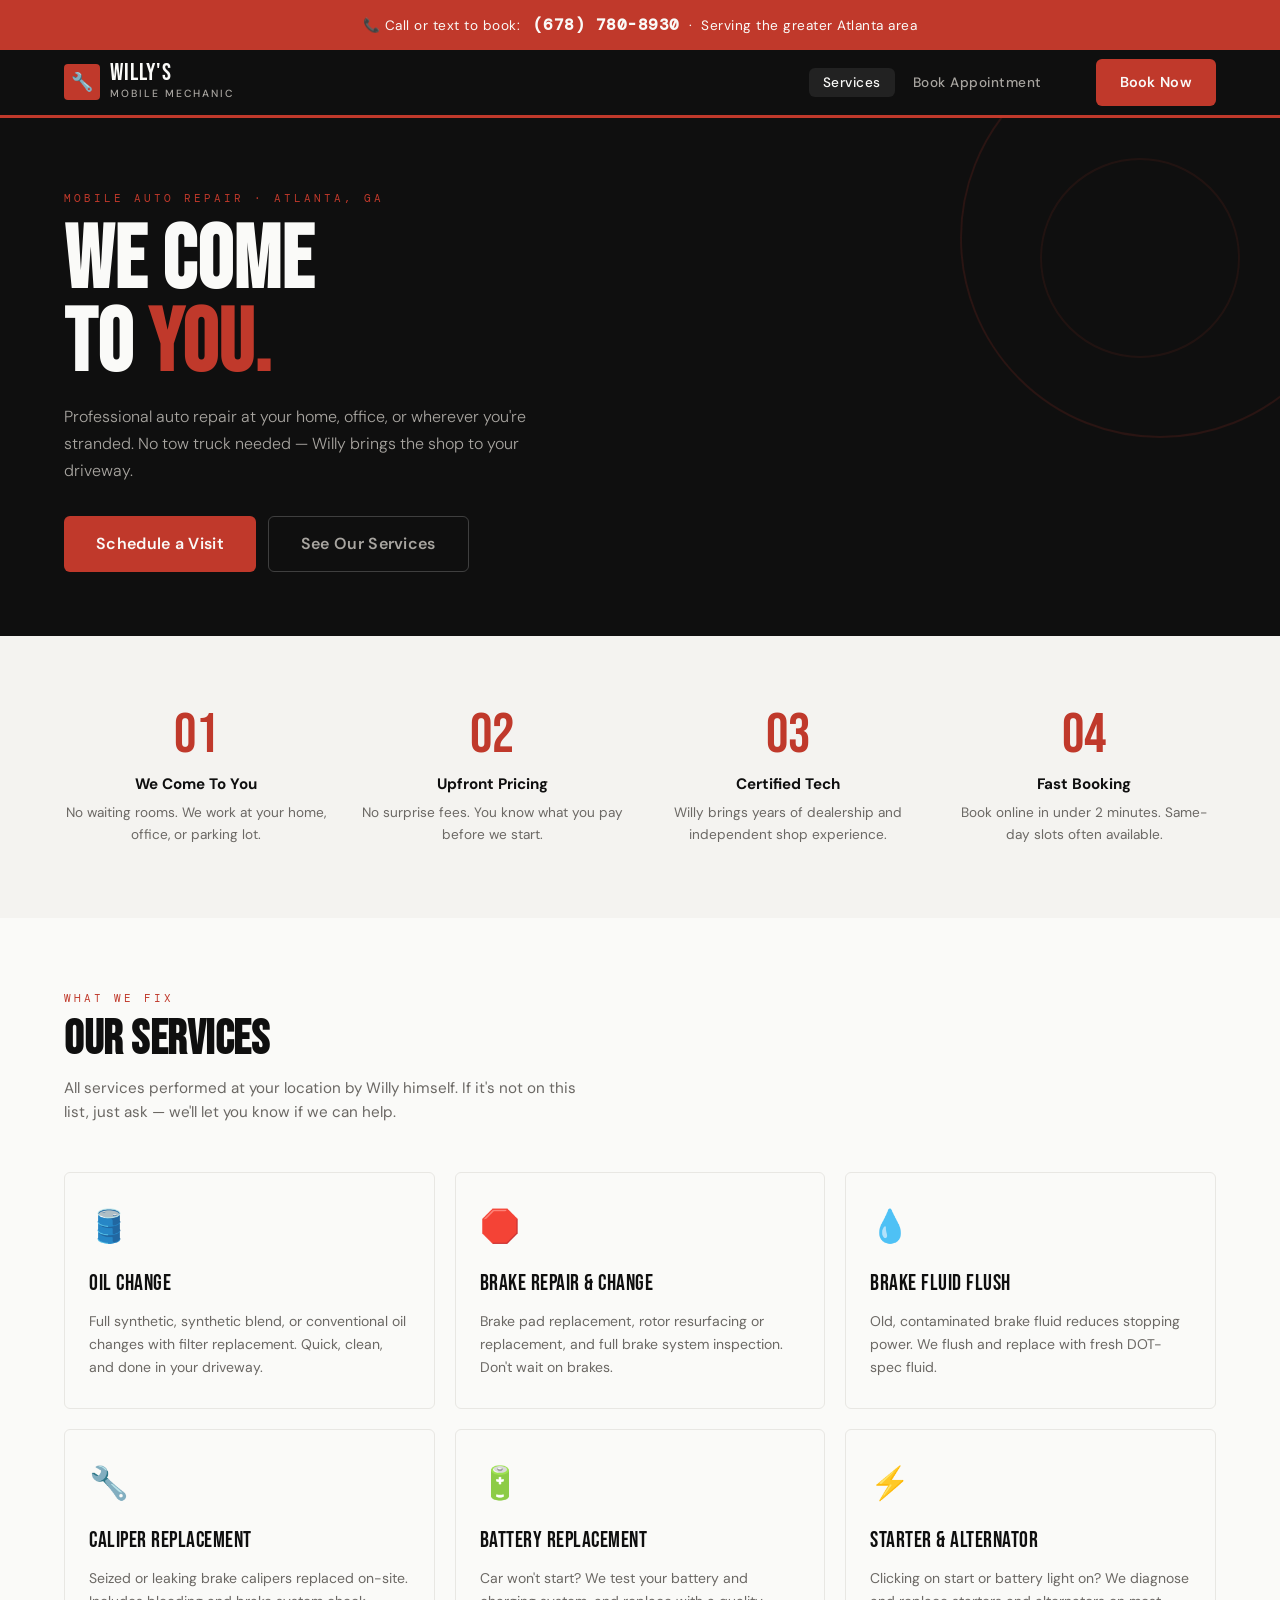
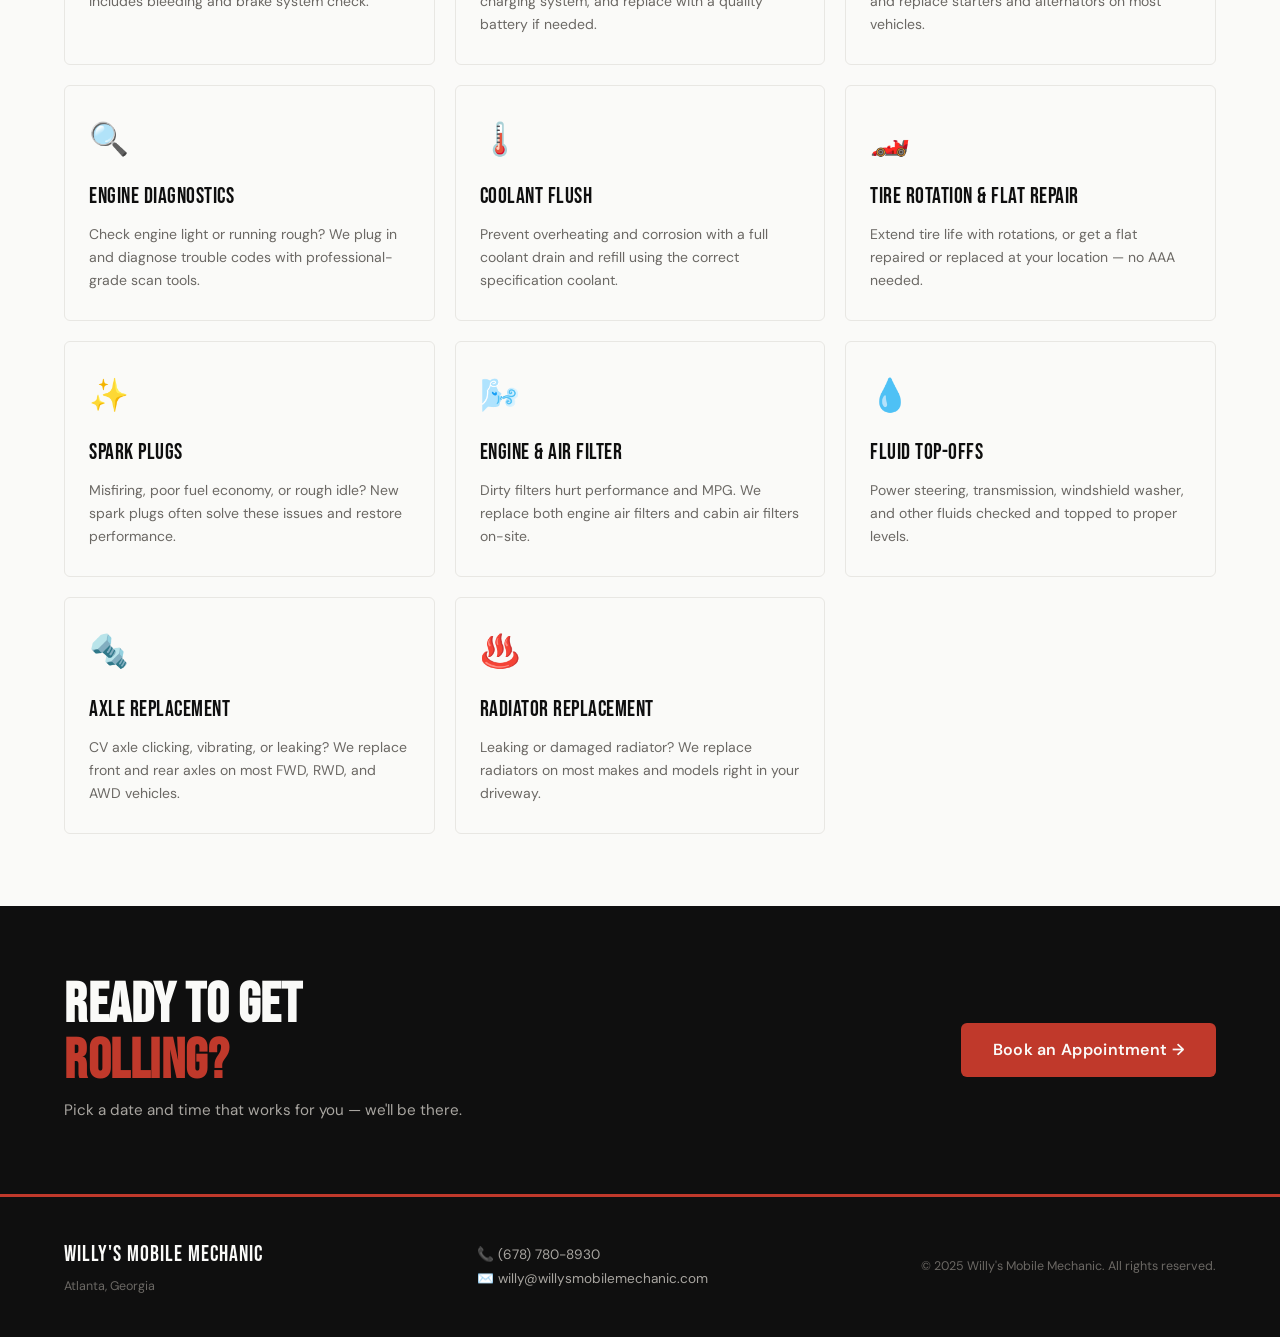
<file: index.html>
<!DOCTYPE html>
<html lang="en">
<head>
  <meta charset="UTF-8" />
  <meta name="viewport" content="width=device-width, initial-scale=1.0" />
  <title>Willy's Mobile Mechanic — We Come To You</title>
  <link rel="stylesheet" href="css/style.css" />
  <style>
    /* ── Services Grid ── */
    .services-grid {
      display: grid;
      grid-template-columns: repeat(auto-fill, minmax(280px, 1fr));
      gap: 20px;
      margin-top: 0;
    }
    .service-card {
      background: var(--white);
      border: 1px solid var(--gray-200);
      border-radius: var(--radius);
      padding: 28px 24px;
      transition: all 0.2s;
      position: relative;
      overflow: hidden;
    }
    .service-card::before {
      content: '';
      position: absolute;
      top: 0; left: 0; right: 0;
      height: 3px;
      background: var(--red);
      transform: scaleX(0);
      transform-origin: left;
      transition: transform 0.3s;
    }
    .service-card:hover {
      box-shadow: var(--shadow-lg);
      border-color: transparent;
      transform: translateY(-2px);
    }
    .service-card:hover::before { transform: scaleX(1); }
    .service-icon {
      font-size: 2rem;
      margin-bottom: 14px;
    }
    .service-name {
      font-family: var(--font-display);
      font-size: 1.4rem;
      letter-spacing: 0.5px;
      margin-bottom: 8px;
    }
    .service-desc {
      color: var(--gray-600);
      font-size: 0.875rem;
      line-height: 1.65;
    }

    /* ── Why Us ── */
    .why-section { background: var(--gray-100); }
    .why-grid {
      display: grid;
      grid-template-columns: repeat(auto-fill, minmax(220px, 1fr));
      gap: 32px;
    }
    .why-item { text-align: center; }
    .why-num {
      font-family: var(--font-display);
      font-size: 3.5rem;
      color: var(--red);
      line-height: 1;
      margin-bottom: 8px;
    }
    .why-title {
      font-weight: 700;
      font-size: 0.95rem;
      margin-bottom: 6px;
    }
    .why-desc { font-size: 0.85rem; color: var(--gray-600); }

    /* ── CTA Banner ── */
    .cta-banner {
      background: var(--black);
      color: var(--white);
      padding: 72px 5vw;
      display: flex;
      align-items: center;
      justify-content: space-between;
      gap: 32px;
      flex-wrap: wrap;
    }
    .cta-banner h2 {
      font-family: var(--font-display);
      font-size: clamp(2rem, 5vw, 3.5rem);
      letter-spacing: 0.5px;
      line-height: 1;
    }
    .cta-banner h2 span { color: var(--red); }
    .cta-banner p {
      color: var(--gray-400);
      font-size: 0.95rem;
      margin-top: 8px;
    }

    /* ── Phone Banner ── */
    .phone-bar {
      background: var(--red);
      color: var(--white);
      text-align: center;
      padding: 12px 5vw;
      font-size: 0.85rem;
      letter-spacing: 0.5px;
    }
    .phone-bar strong {
      font-family: var(--font-mono);
      font-size: 1rem;
      margin-left: 8px;
    }
    .phone-bar a { color: var(--white); text-decoration: underline; }
  </style>
</head>
<body>

  <!-- Phone Bar -->
  <div class="phone-bar">
    📞 Call or text to book: <strong>(678) 780-8930</strong>
    &nbsp;·&nbsp; Serving the greater Atlanta area
  </div>

  <!-- Nav -->
  <nav>
    <div class="nav-logo">
      <div class="nav-logo-icon">🔧</div>
      <div>
        <div class="nav-logo-text">WILLY'S</div>
        <span class="nav-logo-sub">Mobile Mechanic</span>
      </div>
    </div>
    <ul class="nav-links">
      <li><a href="index.html" class="active">Services</a></li>
      <li><a href="pages/book.html">Book Appointment</a></li>
    </ul>
    <a href="pages/book.html" class="btn btn-primary" style="margin-left:8px">Book Now</a>
  </nav>

  <!-- Hero -->
  <div class="hero-stripe">
    <div class="hero-label">Mobile Auto Repair · Atlanta, GA</div>
    <h1 class="hero-title">WE COME<br>TO <span>YOU.</span></h1>
    <p class="hero-sub">Professional auto repair at your home, office, or wherever you're stranded. No tow truck needed — Willy brings the shop to your driveway.</p>
    <div style="display:flex; gap:12px; margin-top:32px; flex-wrap:wrap;">
      <a href="pages/book.html" class="btn btn-primary btn-lg">Schedule a Visit</a>
      <a href="#services" class="btn btn-outline btn-lg" style="color:var(--gray-400); border-color:rgba(255,255,255,0.2);">See Our Services</a>
    </div>
  </div>

  <!-- Why Us -->
  <section class="why-section">
    <div class="why-grid">
      <div class="why-item">
        <div class="why-num">01</div>
        <div class="why-title">We Come To You</div>
        <p class="why-desc">No waiting rooms. We work at your home, office, or parking lot.</p>
      </div>
      <div class="why-item">
        <div class="why-num">02</div>
        <div class="why-title">Upfront Pricing</div>
        <p class="why-desc">No surprise fees. You know what you pay before we start.</p>
      </div>
      <div class="why-item">
        <div class="why-num">03</div>
        <div class="why-title">Certified Tech</div>
        <p class="why-desc">Willy brings years of dealership and independent shop experience.</p>
      </div>
      <div class="why-item">
        <div class="why-num">04</div>
        <div class="why-title">Fast Booking</div>
        <p class="why-desc">Book online in under 2 minutes. Same-day slots often available.</p>
      </div>
    </div>
  </section>

  <!-- Services -->
  <section id="services">
    <div class="section-label">What We Fix</div>
    <h2 class="section-title">Our Services</h2>
    <p class="section-sub">All services performed at your location by Willy himself. If it's not on this list, just ask — we'll let you know if we can help.</p>

    <div class="services-grid">

      <div class="service-card">
        <div class="service-icon">🛢️</div>
        <div class="service-name">Oil Change</div>
        <p class="service-desc">Full synthetic, synthetic blend, or conventional oil changes with filter replacement. Quick, clean, and done in your driveway.</p>
      </div>

      <div class="service-card">
        <div class="service-icon">🛑</div>
        <div class="service-name">Brake Repair &amp; Change</div>
        <p class="service-desc">Brake pad replacement, rotor resurfacing or replacement, and full brake system inspection. Don't wait on brakes.</p>
      </div>

      <div class="service-card">
        <div class="service-icon">💧</div>
        <div class="service-name">Brake Fluid Flush</div>
        <p class="service-desc">Old, contaminated brake fluid reduces stopping power. We flush and replace with fresh DOT-spec fluid.</p>
      </div>

      <div class="service-card">
        <div class="service-icon">🔧</div>
        <div class="service-name">Caliper Replacement</div>
        <p class="service-desc">Seized or leaking brake calipers replaced on-site. Includes bleeding and brake system check.</p>
      </div>

      <div class="service-card">
        <div class="service-icon">🔋</div>
        <div class="service-name">Battery Replacement</div>
        <p class="service-desc">Car won't start? We test your battery and charging system, and replace with a quality battery if needed.</p>
      </div>

      <div class="service-card">
        <div class="service-icon">⚡</div>
        <div class="service-name">Starter &amp; Alternator</div>
        <p class="service-desc">Clicking on start or battery light on? We diagnose and replace starters and alternators on most vehicles.</p>
      </div>

      <div class="service-card">
        <div class="service-icon">🔍</div>
        <div class="service-name">Engine Diagnostics</div>
        <p class="service-desc">Check engine light or running rough? We plug in and diagnose trouble codes with professional-grade scan tools.</p>
      </div>

      <div class="service-card">
        <div class="service-icon">🌡️</div>
        <div class="service-name">Coolant Flush</div>
        <p class="service-desc">Prevent overheating and corrosion with a full coolant drain and refill using the correct specification coolant.</p>
      </div>

      <div class="service-card">
        <div class="service-icon">🏎️</div>
        <div class="service-name">Tire Rotation &amp; Flat Repair</div>
        <p class="service-desc">Extend tire life with rotations, or get a flat repaired or replaced at your location — no AAA needed.</p>
      </div>

      <div class="service-card">
        <div class="service-icon">✨</div>
        <div class="service-name">Spark Plugs</div>
        <p class="service-desc">Misfiring, poor fuel economy, or rough idle? New spark plugs often solve these issues and restore performance.</p>
      </div>

      <div class="service-card">
        <div class="service-icon">🌬️</div>
        <div class="service-name">Engine &amp; Air Filter</div>
        <p class="service-desc">Dirty filters hurt performance and MPG. We replace both engine air filters and cabin air filters on-site.</p>
      </div>

      <div class="service-card">
        <div class="service-icon">💧</div>
        <div class="service-name">Fluid Top-Offs</div>
        <p class="service-desc">Power steering, transmission, windshield washer, and other fluids checked and topped to proper levels.</p>
      </div>

      <div class="service-card">
        <div class="service-icon">🔩</div>
        <div class="service-name">Axle Replacement</div>
        <p class="service-desc">CV axle clicking, vibrating, or leaking? We replace front and rear axles on most FWD, RWD, and AWD vehicles.</p>
      </div>

      <div class="service-card">
        <div class="service-icon">♨️</div>
        <div class="service-name">Radiator Replacement</div>
        <p class="service-desc">Leaking or damaged radiator? We replace radiators on most makes and models right in your driveway.</p>
      </div>

    </div>
  </section>

  <!-- CTA Banner -->
  <div class="cta-banner">
    <div>
      <h2>READY TO GET<br><span>ROLLING?</span></h2>
      <p>Pick a date and time that works for you — we'll be there.</p>
    </div>
    <a href="pages/book.html" class="btn btn-primary btn-lg">Book an Appointment →</a>
  </div>

  <!-- Footer -->
  <footer>
    <div>
      <div class="footer-logo">WILLY'S MOBILE MECHANIC</div>
      <div style="margin-top:4px; font-size:0.78rem; color:var(--gray-600);">Atlanta, Georgia</div>
    </div>
    <div class="footer-contact">
      📞 (678) 780-8930<br>
      ✉️ willy@willysmobilemechanic.com
    </div>
    <div class="footer-copy">© 2025 Willy's Mobile Mechanic. All rights reserved.</div>
  </footer>

</body>
</html>
</file>
<file: css/style.css>
/* =============================================
   WILLY'S MOBILE MECHANIC — GLOBAL STYLES
   Clean, professional, trustworthy
   ============================================= */

@import url('https://fonts.googleapis.com/css2?family=Bebas+Neue&family=DM+Sans:wght@300;400;500;600&family=DM+Mono:wght@400;500&display=swap');

/* ── Variables ── */
:root {
  --black:   #0f0f0f;
  --white:   #fafaf8;
  --gray-100:#f4f3f0;
  --gray-200:#e8e7e3;
  --gray-400:#a8a5a0;
  --gray-600:#6b6864;
  --red:     #c0392b;
  --red-dark:#962d23;
  --yellow:  #f0a500;
  --green:   #27ae60;

  --font-display: 'Bebas Neue', sans-serif;
  --font-body:    'DM Sans', sans-serif;
  --font-mono:    'DM Mono', monospace;

  --nav-h: 68px;
  --radius: 6px;
  --shadow: 0 2px 12px rgba(0,0,0,0.08);
  --shadow-lg: 0 8px 32px rgba(0,0,0,0.12);
}

/* ── Reset ── */
*, *::before, *::after { box-sizing: border-box; margin: 0; padding: 0; }
html { scroll-behavior: smooth; }
body {
  font-family: var(--font-body);
  background: var(--white);
  color: var(--black);
  font-size: 16px;
  line-height: 1.6;
  -webkit-font-smoothing: antialiased;
}
img { max-width: 100%; display: block; }
a { color: inherit; text-decoration: none; }

/* ── Navigation ── */
nav {
  position: sticky;
  top: 0;
  z-index: 100;
  background: var(--black);
  height: var(--nav-h);
  display: flex;
  align-items: center;
  padding: 0 5vw;
  gap: 2rem;
  border-bottom: 3px solid var(--red);
}
.nav-logo {
  display: flex;
  align-items: center;
  gap: 10px;
  margin-right: auto;
}
.nav-logo-icon {
  width: 36px;
  height: 36px;
  background: var(--red);
  border-radius: 4px;
  display: flex;
  align-items: center;
  justify-content: center;
  font-size: 18px;
}
.nav-logo-text {
  font-family: var(--font-display);
  color: var(--white);
  font-size: 1.5rem;
  letter-spacing: 1px;
  line-height: 1;
}
.nav-logo-sub {
  font-family: var(--font-body);
  color: var(--gray-400);
  font-size: 0.65rem;
  font-weight: 500;
  letter-spacing: 2px;
  text-transform: uppercase;
  display: block;
  margin-top: 1px;
}
.nav-links {
  display: flex;
  align-items: center;
  gap: 0.25rem;
  list-style: none;
}
.nav-links a {
  color: var(--gray-400);
  font-size: 0.85rem;
  font-weight: 500;
  letter-spacing: 0.5px;
  padding: 6px 14px;
  border-radius: var(--radius);
  transition: color 0.2s, background 0.2s;
}
.nav-links a:hover,
.nav-links a.active {
  color: var(--white);
  background: rgba(255,255,255,0.08);
}
.nav-cta {
  background: var(--red) !important;
  color: var(--white) !important;
  padding: 8px 18px !important;
  border-radius: var(--radius) !important;
  font-weight: 600 !important;
}
.nav-cta:hover { background: var(--red-dark) !important; }

/* ── Hero Stripe ── */
.hero-stripe {
  background: var(--black);
  color: var(--white);
  padding: 72px 5vw 64px;
  position: relative;
  overflow: hidden;
}
.hero-stripe::before {
  content: '';
  position: absolute;
  right: -80px; top: -80px;
  width: 400px; height: 400px;
  border: 2px solid rgba(192,57,43,0.15);
  border-radius: 50%;
  pointer-events: none;
}
.hero-stripe::after {
  content: '';
  position: absolute;
  right: 40px; top: 40px;
  width: 200px; height: 200px;
  border: 2px solid rgba(192,57,43,0.1);
  border-radius: 50%;
  pointer-events: none;
}
.hero-label {
  font-family: var(--font-mono);
  font-size: 0.7rem;
  letter-spacing: 3px;
  text-transform: uppercase;
  color: var(--red);
  margin-bottom: 12px;
}
.hero-title {
  font-family: var(--font-display);
  font-size: clamp(3rem, 7vw, 5.5rem);
  line-height: 0.95;
  letter-spacing: 1px;
  margin-bottom: 16px;
}
.hero-title span { color: var(--red); }
.hero-sub {
  color: var(--gray-400);
  font-size: 1rem;
  max-width: 480px;
  font-weight: 300;
  line-height: 1.7;
}

/* ── Section ── */
section {
  padding: 72px 5vw;
}
.section-label {
  font-family: var(--font-mono);
  font-size: 0.7rem;
  letter-spacing: 3px;
  text-transform: uppercase;
  color: var(--red);
  margin-bottom: 8px;
}
.section-title {
  font-family: var(--font-display);
  font-size: clamp(2rem, 4vw, 3rem);
  letter-spacing: 0.5px;
  line-height: 1;
  margin-bottom: 12px;
}
.section-sub {
  color: var(--gray-600);
  font-size: 0.95rem;
  max-width: 520px;
  margin-bottom: 48px;
}

/* ── Cards ── */
.card {
  background: var(--white);
  border: 1px solid var(--gray-200);
  border-radius: var(--radius);
  padding: 28px;
  transition: box-shadow 0.2s, border-color 0.2s;
}
.card:hover {
  box-shadow: var(--shadow);
  border-color: var(--gray-400);
}

/* ── Buttons ── */
.btn {
  display: inline-flex;
  align-items: center;
  gap: 8px;
  padding: 12px 24px;
  border-radius: var(--radius);
  font-family: var(--font-body);
  font-size: 0.9rem;
  font-weight: 600;
  letter-spacing: 0.3px;
  cursor: pointer;
  border: none;
  transition: all 0.2s;
}
.btn-primary {
  background: var(--red);
  color: var(--white);
}
.btn-primary:hover { background: var(--red-dark); }
.btn-outline {
  background: transparent;
  color: var(--black);
  border: 1.5px solid var(--gray-200);
}
.btn-outline:hover { border-color: var(--black); }
.btn-black {
  background: var(--black);
  color: var(--white);
}
.btn-black:hover { background: #2a2a2a; }
.btn-lg {
  padding: 14px 32px;
  font-size: 1rem;
}
.btn:disabled {
  opacity: 0.5;
  cursor: not-allowed;
}

/* ── Form Elements ── */
.form-group {
  display: flex;
  flex-direction: column;
  gap: 6px;
  margin-bottom: 20px;
}
.form-label {
  font-size: 0.8rem;
  font-weight: 600;
  letter-spacing: 0.5px;
  text-transform: uppercase;
  color: var(--gray-600);
}
.form-input,
.form-select,
.form-textarea {
  width: 100%;
  padding: 11px 14px;
  border: 1.5px solid var(--gray-200);
  border-radius: var(--radius);
  font-family: var(--font-body);
  font-size: 0.95rem;
  color: var(--black);
  background: var(--white);
  transition: border-color 0.2s;
  outline: none;
}
.form-input:focus,
.form-select:focus,
.form-textarea:focus {
  border-color: var(--black);
}
.form-textarea { resize: vertical; min-height: 90px; }
.form-row {
  display: grid;
  grid-template-columns: 1fr 1fr;
  gap: 16px;
}

/* ── Badge ── */
.badge {
  display: inline-block;
  padding: 3px 10px;
  border-radius: 99px;
  font-size: 0.72rem;
  font-weight: 600;
  letter-spacing: 0.5px;
  text-transform: uppercase;
}
.badge-green { background: #d4edda; color: #1a7a3c; }
.badge-red { background: #fde8e6; color: var(--red); }
.badge-yellow { background: #fff3cd; color: #856404; }
.badge-gray { background: var(--gray-200); color: var(--gray-600); }

/* ── Alert ── */
.alert {
  padding: 14px 18px;
  border-radius: var(--radius);
  font-size: 0.9rem;
  margin-bottom: 20px;
  display: none;
}
.alert.show { display: block; }
.alert-success { background: #d4edda; color: #1a7a3c; border: 1px solid #b8dfc5; }
.alert-error { background: #fde8e6; color: var(--red-dark); border: 1px solid #f5c6c2; }

/* ── Divider ── */
.divider {
  border: none;
  border-top: 1px solid var(--gray-200);
  margin: 32px 0;
}

/* ── Footer ── */
footer {
  background: var(--black);
  color: var(--gray-400);
  padding: 40px 5vw;
  display: flex;
  align-items: center;
  justify-content: space-between;
  flex-wrap: wrap;
  gap: 16px;
  border-top: 3px solid var(--red);
}
footer .footer-logo {
  font-family: var(--font-display);
  font-size: 1.4rem;
  color: var(--white);
  letter-spacing: 1px;
}
footer .footer-contact { font-size: 0.85rem; line-height: 1.8; }
footer .footer-copy { font-size: 0.78rem; color: var(--gray-600); }

/* ── Responsive ── */
@media (max-width: 768px) {
  nav { padding: 0 20px; }
  .nav-links { gap: 0; }
  .nav-links a { padding: 6px 10px; font-size: 0.8rem; }
  .hero-stripe { padding: 48px 20px 40px; }
  section { padding: 48px 20px; }
  .form-row { grid-template-columns: 1fr; }
  footer { padding: 32px 20px; }
}
</file>
